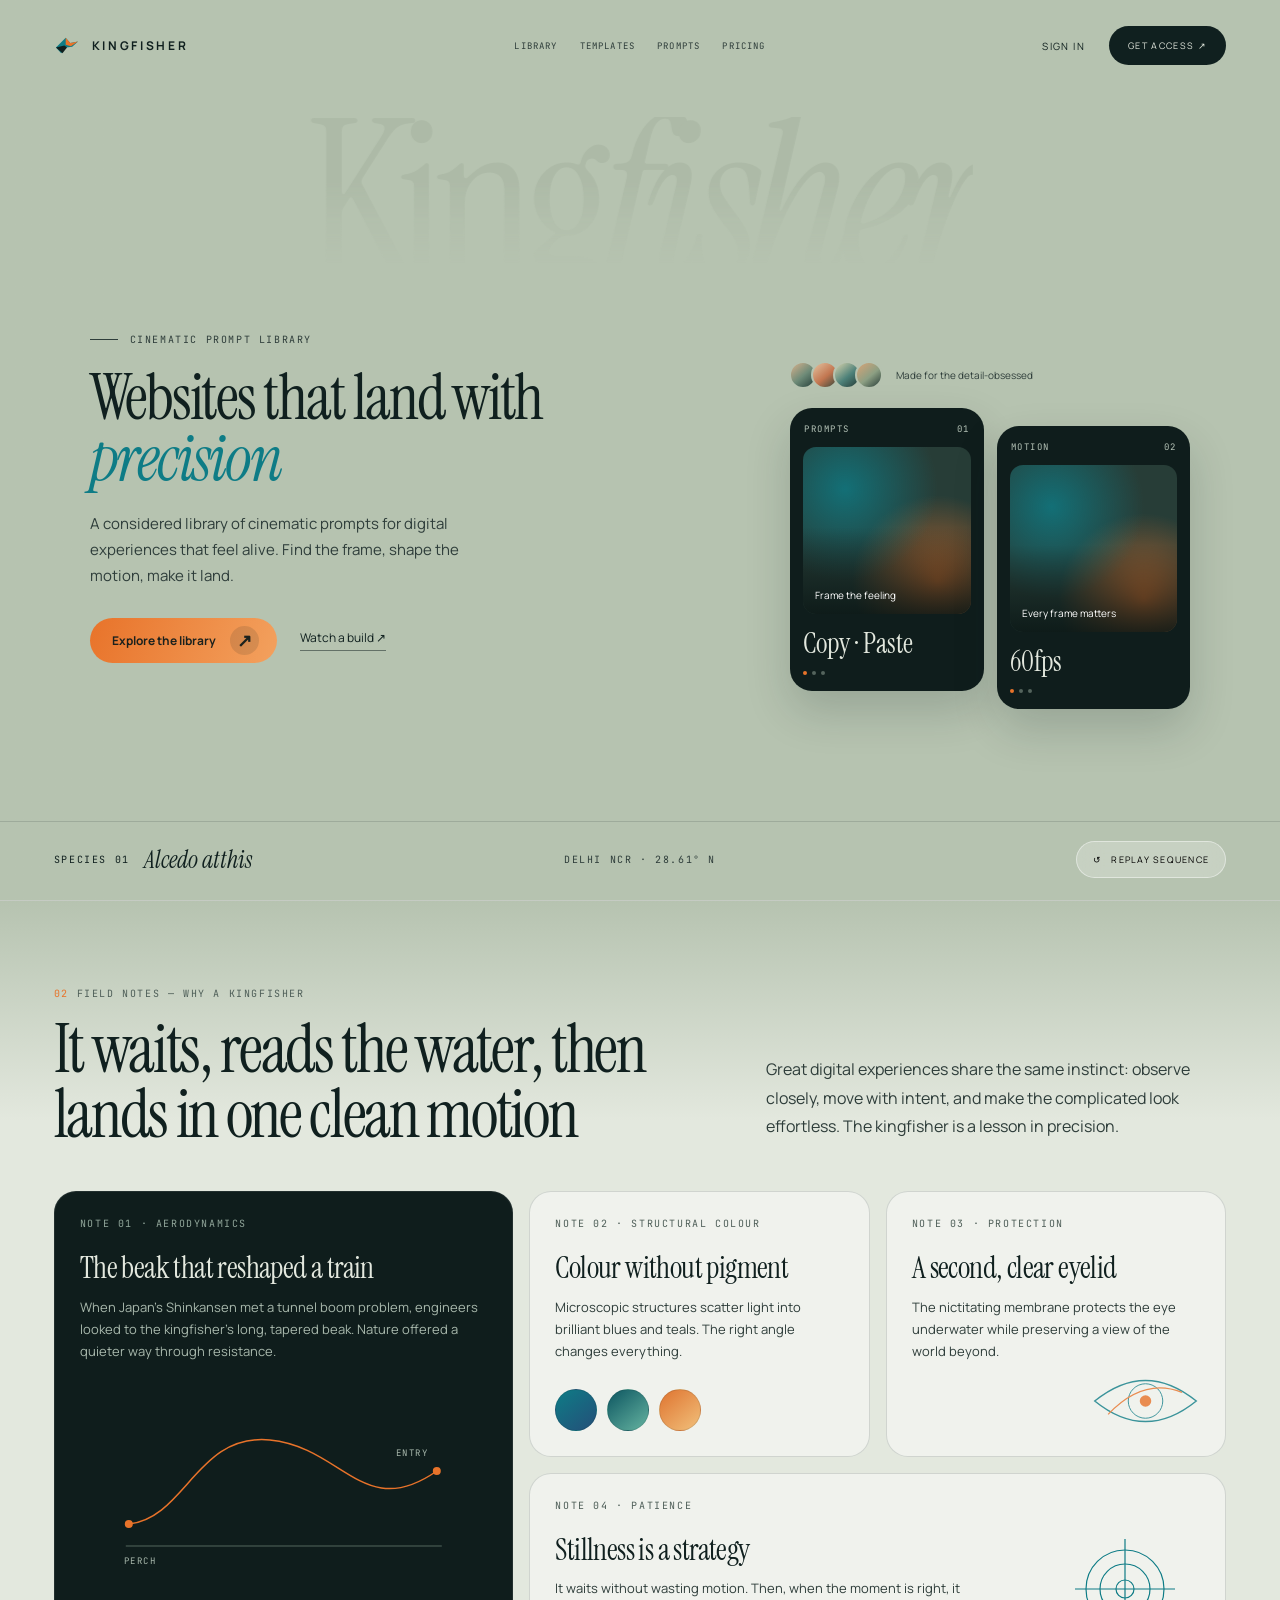
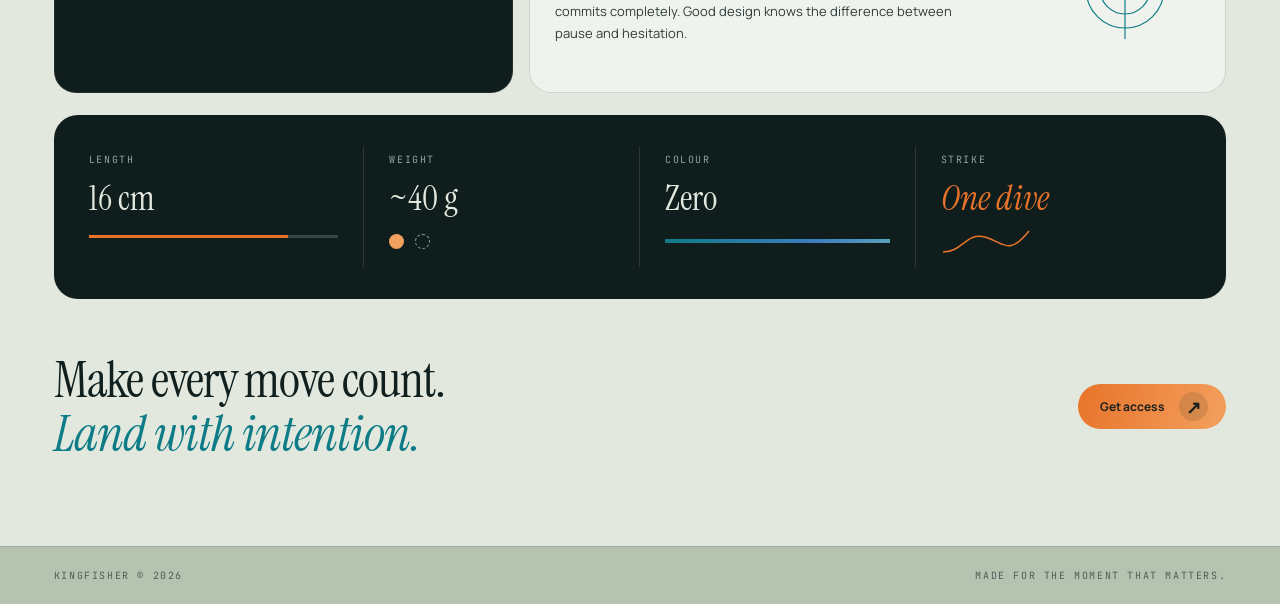
<file: project-1-static-website/index.html>
<!doctype html>
<html lang="en">
<head>
<meta charset="utf-8">
<meta name="viewport" content="width=device-width,initial-scale=1">
<meta name="theme-color" content="#B6C3B0">
<title>KINGFISHER — Cinematic Prompt Library</title>
<link rel="preconnect" href="https://fonts.googleapis.com">
<link rel="preconnect" href="https://fonts.gstatic.com" crossorigin>
<link href="https://fonts.googleapis.com/css2?family=Instrument+Serif:ital@0;1&family=JetBrains+Mono:wght@400;500&family=Manrope:wght@400;500;600;700&display=swap" rel="stylesheet">
<style>
:root{--bg:#B6C3B0;--paper:#E3E8DE;--ink:#10201F;--ink-2:#2E3D3A;--ink-3:#4E5E58;--line:rgba(16,32,31,.14);--ghost:#ADBAA7;--orange:#E8732A;--orange-2:#F3A15E;--teal:#0E7C86;--panel:#0F1D1C;--panel-2:#172A28;--ease:cubic-bezier(.2,.7,.1,1)}
*{box-sizing:border-box}html{scroll-behavior:smooth}body{margin:0;background:var(--bg);color:var(--ink);font-family:Manrope,Arial,sans-serif;overflow-x:hidden}a{color:inherit;text-decoration:none}button{font:inherit}.mono{font-family:"JetBrains Mono",monospace;text-transform:uppercase;letter-spacing:.16em;font-size:10px}.serif{font-family:"Instrument Serif",Georgia,serif;font-weight:400}.hero{height:100svh;min-height:700px;position:relative;overflow:hidden;background:var(--bg);isolation:isolate;--bg:#B6C3B0;--ghost:#ADBAA7}.hero-video{position:absolute;inset:0;width:100%;height:100%;object-fit:cover;z-index:-3}.hero::before{content:"";position:absolute;inset:0;z-index:-2;pointer-events:none;background:linear-gradient(90deg,var(--bg) 0%,color-mix(in srgb,var(--bg) 96%,transparent) 28%,transparent 70%),linear-gradient(0deg,var(--bg) 0%,transparent 55%)}.giant-word{position:absolute;z-index:-1;top:13vh;left:50%;transform:translateX(-50%);white-space:nowrap;font:400 clamp(90px,17vw,300px)/.78 "Instrument Serif",Georgia,serif;letter-spacing:-.055em;color:var(--ghost);mix-blend-mode:darken;mask-image:linear-gradient(180deg,#000 0%,#000 38%,rgba(0,0,0,.35) 62%,transparent 86%);-webkit-mask-image:linear-gradient(180deg,#000 0%,#000 38%,rgba(0,0,0,.35) 62%,transparent 86%);pointer-events:none}.giant-word em{font-weight:400}.nav{position:absolute;top:0;left:0;right:0;padding:26px 4.2vw;display:grid;grid-template-columns:1fr auto 1fr;align-items:center;gap:20px;z-index:5}.brand{display:flex;align-items:center;gap:12px;font-weight:700;letter-spacing:.22em;font-size:12px}.bird-mark{width:26px;height:23px;display:block}.nav-links{display:flex;gap:22px;align-items:center;color:var(--ink-2)}.nav-links a{font-size:9px;letter-spacing:.13em}.nav-actions{display:flex;align-items:center;justify-content:flex-end;gap:24px;font-size:10px;letter-spacing:.14em}.access{background:var(--ink);color:var(--paper);border-radius:999px;padding:13px 19px;font-size:9px;letter-spacing:.15em;transition:transform .25s var(--ease)}.access:hover,.cta:hover{transform:translateY(-2px)}.hero-inner{position:absolute;inset:0;display:grid;grid-template-columns:minmax(340px,470px) 1fr minmax(300px,400px);gap:4vw;align-items:center;padding:90px 7vw 70px}.copy{max-width:470px;margin-top:76px}.eyebrow{display:flex;align-items:center;gap:12px;margin-bottom:22px;color:var(--ink-2)}.eyebrow:before{content:"";width:28px;height:1px;background:var(--ink-2)}.copy h1{font:400 clamp(44px,5vw,76px)/.95 "Instrument Serif",Georgia,serif;letter-spacing:-.035em;margin:0 0 21px;max-width:490px}.copy h1 em{color:var(--teal);font-weight:400}.lede{font-size:15px;line-height:1.75;max-width:390px;color:var(--ink-2);margin:0 0 28px}.actions{display:flex;align-items:center;gap:23px;flex-wrap:wrap}.cta{display:inline-flex;align-items:center;gap:14px;background:linear-gradient(110deg,var(--orange),var(--orange-2));color:#1b211d;border-radius:999px;padding:8px 18px 8px 22px;font-size:12px;font-weight:700;transition:transform .25s var(--ease)}.arrow-circle{display:grid;place-items:center;width:29px;height:29px;border-radius:50%;background:rgba(16,32,31,.12);font-size:18px}.watch{font-size:12px;border-bottom:1px solid rgba(16,32,31,.5);padding-bottom:4px}.right-cluster{align-self:center;margin-top:150px;min-width:0}.trust{display:flex;align-items:center;gap:13px;margin-bottom:19px;color:var(--ink-2);font-size:10px}.avatars{display:flex;padding-left:5px}.avatar{width:28px;height:28px;border-radius:50%;border:2px solid var(--bg);margin-left:-6px;background:linear-gradient(140deg,#d7b18c,#6e8b78 52%,#243e39)}.avatar:nth-child(2){background:linear-gradient(140deg,#e4c3a0,#c27650 55%,#34483d)}.avatar:nth-child(3){background:linear-gradient(140deg,#d9d4ad,#4d8179 55%,#253a35)}.avatar:nth-child(4){background:linear-gradient(140deg,#d8a477,#8c9f83 55%,#273c37)}.cards{display:grid;grid-template-columns:1fr 1fr;gap:13px;align-items:start}.prompt-card{background:var(--panel);color:var(--paper);border-radius:22px;padding:13px;box-shadow:0 20px 45px rgba(16,32,31,.18);min-width:0}.prompt-card:nth-child(2){margin-top:18px}.card-head{display:flex;justify-content:space-between;align-items:center;color:#b5c3b7;font-size:9px;margin:2px 1px 12px}.thumb{aspect-ratio:1;position:relative;border-radius:13px;overflow:hidden;background:radial-gradient(circle at 25% 25%,rgba(14,124,134,.8),transparent 52%),radial-gradient(circle at 80% 80%,rgba(232,115,42,.72),transparent 45%),#273d37}.thumb canvas{position:absolute;inset:0;width:100%;height:100%;object-fit:cover;opacity:0;transition:opacity .8s ease}.thumb.ready canvas{opacity:1}.thumb:after{content:"";position:absolute;inset:0;background:linear-gradient(0deg,rgba(8,19,18,.8),transparent 52%)}.thumb-caption{position:absolute;bottom:12px;left:12px;z-index:1;font-size:10px;color:#fff}.stat{font:400 clamp(24px,2.2vw,34px)/1 "Instrument Serif",Georgia,serif;margin:16px 0 13px}.dots{display:flex;gap:5px;padding-bottom:3px}.dots i{display:block;width:4px;height:4px;border-radius:50%;background:#54645d}.dots i:first-child{background:var(--orange)}.bottom-strip{position:absolute;bottom:0;left:0;right:0;padding:19px 4.2vw 22px;border-top:1px solid var(--line);display:grid;grid-template-columns:1fr 1fr 1fr;align-items:center;z-index:4}.species{display:flex;align-items:center;gap:14px}.species strong{font:italic 24px "Instrument Serif",Georgia,serif;font-weight:400}.coordinates{text-align:center;color:var(--ink-2)}.replay{justify-self:end;display:flex;gap:9px;align-items:center;border:1px solid rgba(255,255,255,.45);background:rgba(255,255,255,.23);backdrop-filter:blur(12px);border-radius:999px;padding:11px 16px;font-size:9px;letter-spacing:.14em;cursor:pointer}.rv{opacity:0;transform:translateY(18px);filter:blur(6px);transition:opacity .9s var(--ease),transform .9s var(--ease),filter .9s var(--ease);transition-delay:calc(var(--d,0) * 90ms)}.is-revealed .rv{opacity:1;transform:translateY(0);filter:blur(0)}.is-revealed .giant-word{animation:wordIn 1.1s var(--ease) both}@keyframes wordIn{from{opacity:0}to{opacity:1}}.hero.no-motion .rv{transition:none!important;animation:none!important}.hero.no-motion .giant-word{animation:none}.notes{position:relative;padding:0 4.2vw 86px;background:linear-gradient(180deg,var(--bg) 0,var(--paper) 220px);border-top:1px solid var(--line)}.notes-head{padding:86px 0 44px;display:grid;grid-template-columns:1.15fr .85fr;gap:7vw;align-items:end}.kicker{color:var(--ink-3);margin-bottom:18px}.kicker .num{color:var(--orange)}.notes h2{font:400 clamp(40px,5.2vw,78px)/.97 "Instrument Serif",Georgia,serif;letter-spacing:-.035em;margin:0;max-width:780px}.notes-intro{font-size:16px;line-height:1.8;color:var(--ink-2);max-width:430px;margin:0 0 6px}.bento{display:grid;grid-template-columns:1.35fr 1fr 1fr;grid-template-rows:repeat(2,minmax(220px,auto));gap:16px}.note-card{border:1px solid var(--line);border-radius:22px;padding:25px;background:rgba(255,255,255,.45);position:relative;overflow:hidden;min-width:0;min-height:220px;opacity:0;transform:translateY(28px);transition:opacity .75s var(--ease),transform .75s var(--ease)}.note-card.in-view,.stats-band.in-view,.closing.in-view{opacity:1;transform:translateY(0)}.note-card:nth-child(1){grid-row:span 2;background:var(--panel);color:var(--paper);border-color:rgba(255,255,255,.08);min-height:456px}.note-card:nth-child(4){grid-column:span 2}.note-index{color:var(--ink-3);margin-bottom:22px}.note-card.dark .note-index{color:#91a69a}.note-card h3{font:400 30px/1.05 "Instrument Serif",Georgia,serif;margin:0 0 12px;letter-spacing:-.02em}.note-card p{font-size:13px;line-height:1.7;color:var(--ink-2);max-width:410px;margin:0}.note-card.dark p{color:#a8b8ac}.dive-svg{width:100%;height:190px;margin-top:36px;overflow:visible}.draw-path{fill:none;stroke:var(--orange);stroke-width:1.5;stroke-dasharray:420;stroke-dashoffset:420;transition:stroke-dashoffset 1.6s var(--ease)}.in-view .draw-path{stroke-dashoffset:0}.diagram-label{font:9px "JetBrains Mono",monospace;letter-spacing:.16em;fill:#a8b8ac}.swatches{display:flex;gap:10px;margin-top:27px}.swatch{width:42px;height:42px;border-radius:50%;border:1px solid rgba(16,32,31,.12)}.swatch:nth-child(1){background:linear-gradient(140deg,#0e7c86,#244f79)}.swatch:nth-child(2){background:linear-gradient(140deg,#0d5661,#65b3a0)}.swatch:nth-child(3){background:linear-gradient(140deg,#df7430,#f1c07b)}.eye-art{position:absolute;right:22px;bottom:15px;width:115px;height:80px;opacity:.8}.waiting-layout{display:flex;justify-content:space-between;gap:20px;align-items:center}.target-art{width:150px;max-width:35%;flex-shrink:0}.target-art circle,.target-art path{fill:none;stroke:var(--teal);stroke-width:1.2;stroke-dasharray:300;stroke-dashoffset:300;transition:stroke-dashoffset 1.4s var(--ease)}.in-view .target-art circle,.in-view .target-art path{stroke-dashoffset:0}.stats-band{margin-top:22px;background:var(--panel);color:var(--paper);border-radius:24px;padding:32px 35px;display:grid;grid-template-columns:repeat(4,1fr);opacity:0;transform:translateY(28px);transition:opacity .8s var(--ease),transform .8s var(--ease)}.metric{padding:6px 25px;border-right:1px solid rgba(227,232,222,.14);min-height:120px}.metric:first-child{padding-left:0}.metric:last-child{border:0}.metric .mono{color:#91a69a}.metric-value{font:400 35px/1.1 "Instrument Serif",Georgia,serif;margin-top:13px}.metric-value em{color:var(--orange);font-weight:400}.ruler{height:3px;background:#344944;margin-top:18px;overflow:hidden}.ruler span{display:block;width:0;height:100%;background:var(--orange);transition:width 1.5s var(--ease)}.stats-band.in-view .ruler span{width:80%}.weight-art{display:flex;gap:11px;align-items:center;margin-top:17px}.weight-art span{width:15px;height:15px;border-radius:50%;background:var(--orange-2)}.weight-art span+span{background:transparent;border:1px dashed #91a69a}.colour-bar{height:4px;margin-top:22px;background:linear-gradient(90deg,#0e7c86,#3d7dc2,#73c7b2,#0e7c86);background-size:200% 100%;animation:shimmer 3s linear infinite}@keyframes shimmer{to{background-position:200% 0}}.strike-svg{width:90px;height:28px;display:block;margin-top:12px}.strike-svg path{fill:none;stroke:var(--orange);stroke-width:1.5;stroke-dasharray:150;stroke-dashoffset:150;transition:stroke-dashoffset 1.3s var(--ease)}.stats-band.in-view .strike-svg path{stroke-dashoffset:0}.closing{display:flex;justify-content:space-between;align-items:center;gap:24px;padding-top:54px;opacity:0;transform:translateY(28px);transition:opacity .8s var(--ease),transform .8s var(--ease)}.closing p{font:400 clamp(30px,4vw,52px)/1.05 "Instrument Serif",Georgia,serif;margin:0;max-width:720px;letter-spacing:-.02em}.closing p em{color:var(--teal)}.footer{padding:22px 4.2vw;border-top:1px solid var(--line);display:flex;justify-content:space-between;gap:20px;color:var(--ink-3)}
@media(max-width:1100px){.nav{padding-inline:24px}.nav-links{gap:12px}.hero-inner{padding-inline:5vw;grid-template-columns:minmax(300px,430px) 1fr minmax(280px,340px);gap:2vw}.right-cluster{margin-top:145px}.prompt-card{padding:10px;border-radius:18px}.hero::before{background:linear-gradient(90deg,var(--bg) 0%,rgba(182,195,176,.88) 30%,transparent 72%),linear-gradient(0deg,var(--bg) 0%,transparent 55%)}}
@media(max-width:900px){.hero{height:auto;min-height:100svh;display:flex;flex-direction:column;overflow:hidden;padding:0 16px 0}.hero-video{height:100%;object-position:center top}.hero::before{background:linear-gradient(0deg,var(--bg) 0%,var(--bg) 35%,rgba(182,195,176,.7) 55%,transparent 80%)}.giant-word{top:16vh;font-size:22vw}.nav{position:relative;padding:22px 0;display:flex;justify-content:space-between}.nav-links,.nav-actions .sign-in{display:none}.nav-actions{gap:0}.hero-inner{position:relative;inset:auto;display:flex;flex-direction:column;align-items:stretch;gap:28px;padding:46svh 0 20px}.copy{margin:0;max-width:560px}.copy h1{font-size:clamp(46px,10vw,72px);max-width:530px}.lede{max-width:470px}.right-cluster{margin:0;max-width:520px;width:100%;align-self:flex-start}.cards{max-width:420px}.prompt-card:nth-child(2){margin-top:0}.bottom-strip{position:relative;left:auto;right:auto;bottom:auto;margin-top:28px;padding:18px 0 22px;grid-template-columns:1fr auto;gap:15px}.coordinates{grid-column:1/-1;grid-row:2;text-align:left}.replay{grid-column:2;grid-row:1}.species strong{font-size:22px}.notes{padding:0 16px 60px}.notes-head{padding-top:65px;grid-template-columns:1fr;gap:20px}.notes-intro{max-width:600px}.bento{grid-template-columns:1fr;grid-template-rows:auto}.note-card,.note-card:nth-child(1){grid-row:auto;min-height:235px}.note-card:nth-child(4){grid-column:auto}.note-card:nth-child(1){min-height:380px}.dive-svg{height:160px;margin-top:20px}.stats-band{grid-template-columns:1fr 1fr;padding:25px 22px}.metric{padding:16px;border-right:1px solid rgba(227,232,222,.14);border-bottom:1px solid rgba(227,232,222,.14)}.metric:first-child{padding-left:16px}.metric:nth-child(2){border-right:0}.metric:nth-child(3){border-bottom:0}.metric:last-child{border-bottom:0}.closing{align-items:flex-start;flex-direction:column}.footer{padding-inline:16px}}
@media(max-width:460px){.brand{font-size:10px}.access{padding:11px 14px}.hero-inner{padding-top:44svh}.copy h1{font-size:46px}.lede{font-size:14px}.trust{font-size:9px}.cards{gap:10px}.prompt-card{padding:9px}.card-head{font-size:8px}.stat{font-size:26px}.bottom-strip{grid-template-columns:1fr auto}.species{gap:8px}.species strong{font-size:20px}.replay{padding:10px 12px;font-size:8px}.stats-band{padding:17px 12px}.metric{padding:14px 10px}.metric:first-child{padding-left:10px}.metric-value{font-size:30px}.metric .mono{font-size:8px}.waiting-layout{align-items:flex-start}.target-art{width:90px}}
@media(prefers-reduced-motion:reduce){html{scroll-behavior:auto}*,*::before,*::after{animation-duration:.001ms!important;animation-iteration-count:1!important;transition-duration:.001ms!important;transition-delay:0ms!important}.rv{opacity:1;transform:none;filter:none}.note-card,.stats-band,.closing{opacity:1;transform:none}}
</style>
</head>
<body>
<main>
<section class="hero" id="hero" aria-label="KINGFISHER cinematic prompt library">
  <video class="hero-video" id="heroVideo" src="https://thinkingods.com/demos/kingfisher-hero/hero.mp4" muted playsinline preload="auto" aria-label="A kingfisher flying in and landing on a twig"></video>
  <div class="giant-word" aria-hidden="true">King<em>fisher</em></div>
  <nav class="nav">
    <a class="brand rv" style="--d:0" href="#top" aria-label="Kingfisher home">
      <svg class="bird-mark" viewBox="0 0 40 34" aria-hidden="true"><path d="M3 20 18 5l7 8 12-2-9 8-9 1-8 9z" fill="#0E7C86"/><path d="m18 5 7 8 12-2-11 7-8-2z" fill="#E8732A"/><path d="m3 20 13-3 4 3-7 9z" fill="#10201F"/></svg>
      <span>KINGFISHER</span>
    </a>
    <div class="nav-links mono rv" style="--d:1"><a href="#notes">LIBRARY</a><a href="#notes">TEMPLATES</a><a href="#notes">PROMPTS</a><a href="#access">PRICING</a></div>
    <div class="nav-actions rv" style="--d:2"><a class="sign-in" href="#access">SIGN IN</a><a class="access" href="#access">GET ACCESS ↗</a></div>
  </nav>
  <div class="hero-inner">
    <div class="copy">
      <div class="eyebrow mono rv" style="--d:3">Cinematic prompt library</div>
      <h1 class="rv" style="--d:4">Websites that land with <em>precision</em></h1>
      <p class="lede rv" style="--d:5">A considered library of cinematic prompts for digital experiences that feel alive. Find the frame, shape the motion, make it land.</p>
      <div class="actions rv" style="--d:6"><a class="cta" href="#notes">Explore the library <span class="arrow-circle">↗</span></a><a class="watch" href="#notes">Watch a build ↗</a></div>
    </div>
    <div aria-hidden="true"></div>
    <div class="right-cluster">
      <div class="trust rv" style="--d:7"><div class="avatars"><span class="avatar"></span><span class="avatar"></span><span class="avatar"></span><span class="avatar"></span></div><span>Made for the detail-obsessed</span></div>
      <div class="cards">
        <article class="prompt-card rv" style="--d:8">
          <div class="card-head mono"><span>PROMPTS</span><span>01</span></div>
          <div class="thumb"><canvas data-crop="0.555,0.335,0.22" aria-label="Cropped still of the kingfisher's head"></canvas><span class="thumb-caption">Frame the feeling</span></div>
          <div class="stat">Copy · Paste</div><div class="dots"><i></i><i></i><i></i></div>
        </article>
        <article class="prompt-card rv" style="--d:9">
          <div class="card-head mono"><span>MOTION</span><span>02</span></div>
          <div class="thumb"><canvas data-crop="0.43,0.60,0.24" aria-label="Cropped still of the kingfisher's wing"></canvas><span class="thumb-caption">Every frame matters</span></div>
          <div class="stat">60fps</div><div class="dots"><i></i><i></i><i></i></div>
        </article>
      </div>
    </div>
  </div>
  <div class="bottom-strip">
    <div class="species rv" style="--d:10"><span class="mono">Species 01</span><strong>Alcedo atthis</strong></div>
    <div class="coordinates mono rv" style="--d:10">Delhi NCR · 28.61° N</div>
    <button class="replay rv" style="--d:10" id="replay" type="button"><span>↺</span> REPLAY SEQUENCE</button>
  </div>
</section>
<section class="notes" id="notes">
  <header class="notes-head">
    <div><div class="kicker mono"><span class="num">02</span> Field notes — why a kingfisher</div><h2>It waits, reads the water, then lands in one clean motion</h2></div>
    <p class="notes-intro">Great digital experiences share the same instinct: observe closely, move with intent, and make the complicated look effortless. The kingfisher is a lesson in precision.</p>
  </header>
  <div class="bento">
    <article class="note-card dark">
      <div class="note-index mono">NOTE 01 · AERODYNAMICS</div><h3>The beak that reshaped a train</h3><p>When Japan’s Shinkansen met a tunnel boom problem, engineers looked to the kingfisher’s long, tapered beak. Nature offered a quieter way through resistance.</p>
      <svg class="dive-svg" viewBox="0 0 360 190" role="img" aria-label="A dive arc from perch to entry"><path d="M22 148 H338" stroke="#52665d" stroke-width="1" fill="none"/><path class="draw-path" d="M25 126 C82 120 93 35 166 42 S260 124 333 73"/><circle cx="25" cy="126" r="4" fill="#E8732A"/><circle cx="333" cy="73" r="4" fill="#E8732A"/><text class="diagram-label" x="20" y="166">PERCH</text><text class="diagram-label" x="292" y="58">ENTRY</text></svg>
    </article>
    <article class="note-card">
      <div class="note-index mono">NOTE 02 · STRUCTURAL COLOUR</div><h3>Colour without pigment</h3><p>Microscopic structures scatter light into brilliant blues and teals. The right angle changes everything.</p><div class="swatches"><span class="swatch"></span><span class="swatch"></span><span class="swatch"></span></div>
    </article>
    <article class="note-card">
      <div class="note-index mono">NOTE 03 · PROTECTION</div><h3>A second, clear eyelid</h3><p>The nictitating membrane protects the eye underwater while preserving a view of the world beyond.</p>
      <svg class="eye-art" viewBox="0 0 120 80" aria-hidden="true"><path d="M7 40 Q60 -3 113 40 Q60 83 7 40Z" fill="none" stroke="#0E7C86" stroke-width="1.5"/><circle cx="60" cy="40" r="18" fill="none" stroke="#0E7C86"/><circle cx="60" cy="40" r="6" fill="#E8732A"/><path d="M21 54 Q58 15 98 31" fill="none" stroke="#E8732A" stroke-width="1.2"/></svg>
    </article>
    <article class="note-card">
      <div class="note-index mono">NOTE 04 · PATIENCE</div><div class="waiting-layout"><div><h3>Stillness is a strategy</h3><p>It waits without wasting motion. Then, when the moment is right, it commits completely. Good design knows the difference between pause and hesitation.</p></div><svg class="target-art" viewBox="0 0 150 100" aria-hidden="true"><circle cx="75" cy="50" r="39"/><circle cx="75" cy="50" r="25"/><circle cx="75" cy="50" r="9"/><path d="M75 0V100M25 50H125"/></svg></div>
    </article>
  </div>
  <div class="stats-band">
    <div class="metric"><div class="mono">Length</div><div class="metric-value">16 cm</div><div class="ruler"><span></span></div></div>
    <div class="metric"><div class="mono">Weight</div><div class="metric-value">~40 g</div><div class="weight-art"><span></span><span></span></div></div>
    <div class="metric"><div class="mono">Colour</div><div class="metric-value">Zero</div><div class="colour-bar"></div></div>
    <div class="metric"><div class="mono">Strike</div><div class="metric-value"><em>One dive</em></div><svg class="strike-svg" viewBox="0 0 90 28" aria-hidden="true"><path d="M2 23 C22 23 25 3 44 8 S67 28 88 2"/></svg></div>
  </div>
  <div class="closing"><p>Make every move count.<br><em>Land with intention.</em></p><a class="cta" id="access" href="mailto:hello@kingfisher.example">Get access <span class="arrow-circle">↗</span></a></div>
</section>
<footer class="footer mono"><span>KINGFISHER © 2026</span><span>Made for the moment that matters.</span></footer>
</main>
<script>
(() => {
  const REVEAL_AT = 4.3; // Change this to the second your bird lands.
  const hero = document.getElementById('hero');
  const video = document.getElementById('heroVideo');
  const replay = document.getElementById('replay');
  const reduceMotion = window.matchMedia('(prefers-reduced-motion: reduce)').matches;
  let revealed = false, timeoutId, started = false;

  function matchBackdrop() {
    try {
      const c = document.createElement('canvas');
      c.width = c.height = 1;
      const ctx = c.getContext('2d', {willReadFrequently:true});
      ctx.drawImage(video, video.videoWidth * .94, video.videoHeight * .12, 1, 1, 0, 0, 1, 1);
      const p = ctx.getImageData(0,0,1,1).data;
      const bg = `rgb(${p[0]} ${p[1]} ${p[2]})`;
      const ghost = `rgb(${Math.round(p[0]*.955)} ${Math.round(p[1]*.955)} ${Math.round(p[2]*.955)})`;
      hero.style.setProperty('--bg', bg);
      hero.style.setProperty('--ghost', ghost);
    } catch (e) {
      // Canvas readback may be blocked for file:// or cross-origin video; keep CSS tokens.
    }
  }
  function paintCrops() {
    if (!video.videoWidth || !video.videoHeight) return;
    document.querySelectorAll('.thumb canvas').forEach(canvas => {
      const [x,y,size] = canvas.dataset.crop.split(',').map(Number);
      const ctx = canvas.getContext('2d');
      const w = video.videoWidth * size, h = video.videoHeight * size;
      const sx = Math.max(0, Math.min(video.videoWidth-w, video.videoWidth*x));
      const sy = Math.max(0, Math.min(video.videoHeight-h, video.videoHeight*y));
      const dpr = window.devicePixelRatio || 1;
      const box = canvas.parentElement.clientWidth;
      canvas.width = Math.round(box*dpr); canvas.height = Math.round(box*dpr);
      ctx.drawImage(video,sx,sy,w,h,0,0,canvas.width,canvas.height);
      canvas.parentElement.classList.add('ready');
    });
  }
  function reveal() {
    if (revealed) return;
    revealed = true;
    clearTimeout(timeoutId);
    hero.classList.add('is-revealed');
    if (video.readyState >= 2) paintCrops();
  }
  function start() {
    if (started) return;
    started = true;
    if (video.readyState >= 2) matchBackdrop();
    timeoutId = setTimeout(reveal, 9000);
    if (reduceMotion) {
      hero.classList.add('no-motion');
      const jump = () => {
        try { if (Number.isFinite(video.duration)) video.currentTime = Math.max(0, video.duration - .05); } catch(e) {}
        reveal();
      };
      if (video.readyState >= 1) jump(); else video.addEventListener('loadedmetadata', jump, {once:true});
      return;
    }
    const p = video.play();
    if (p && typeof p.catch === 'function') p.catch(reveal);
  }
  video.addEventListener('loadeddata', () => { matchBackdrop(); paintCrops(); });
  video.addEventListener('timeupdate', () => { if (video.currentTime >= REVEAL_AT) reveal(); });
  video.addEventListener('ended', reveal);
  video.addEventListener('error', reveal);
  video.addEventListener('loadedmetadata', () => { if (!started) start(); }, {once:true});
  if (video.readyState >= 2) start();
  else {
    video.load();
    // Start playback immediately; loadedmetadata / loadeddata will refine it when ready.
    start();
  }
  const observer = new IntersectionObserver(entries => {
    entries.forEach(entry => {
      if (entry.isIntersecting) {
        entry.target.classList.add('in-view');
        observer.unobserve(entry.target);
      }
    });
  }, {threshold:.18});
  document.querySelectorAll('.note-card,.stats-band,.closing').forEach((el,i) => {
    el.style.transitionDelay = `${(i % 4) * 100}ms`;
    observer.observe(el);
  });
  replay.addEventListener('click', () => {
    revealed = false;
    hero.classList.remove('is-revealed');
    document.querySelectorAll('.thumb').forEach(el => el.classList.remove('ready'));
    document.querySelectorAll('.thumb canvas').forEach(canvas => {
      const ctx = canvas.getContext('2d'); ctx.clearRect(0,0,canvas.width,canvas.height);
    });
    clearTimeout(timeoutId);
    try { video.currentTime = 0; } catch(e) {}
    const p = video.play();
    if (p && typeof p.catch === 'function') p.catch(reveal);
    timeoutId = setTimeout(reveal,9000);
  });
  window.addEventListener('resize', () => { if (revealed) paintCrops(); });
})();
</script>
</body>
</html>
</file>
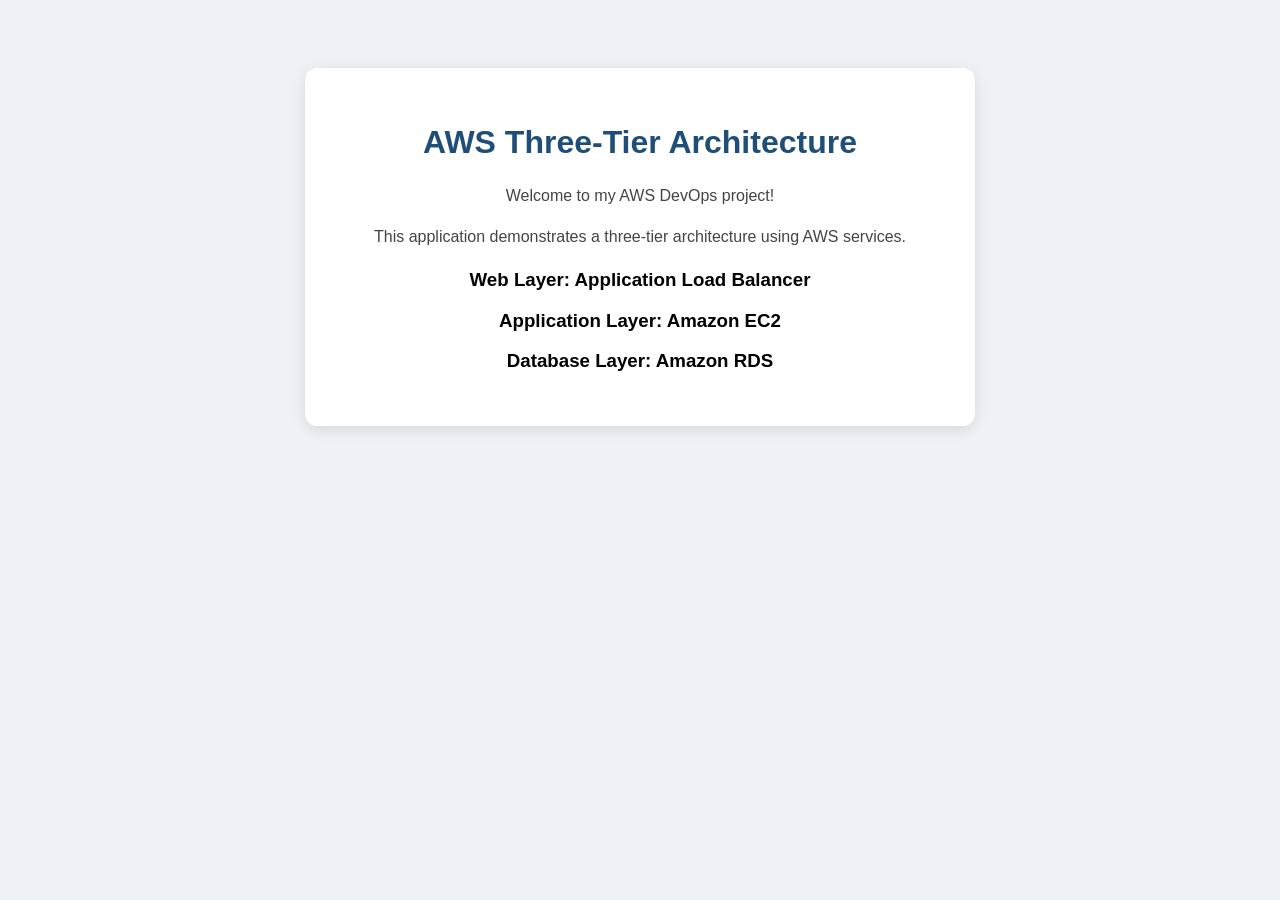
<file: project-4-aws-three-tier/application/index.html>
<!DOCTYPE html>
<html lang="en">
<head>
    <meta charset="UTF-8">
    <meta name="viewport" content="width=device-width, initial-scale=1.0">
    <title>AWS Three Tier Project</title>

    <style>
        body {
            font-family: Arial, sans-serif;
            background: #eef2f7;
            text-align: center;
            padding: 60px 20px;
        }

        .container {
            background: white;
            padding: 35px;
            max-width: 600px;
            margin: auto;
            border-radius: 12px;
            box-shadow: 0 4px 15px rgba(0,0,0,0.1);
        }

        h1 {
            color: #1f4e79;
        }

        p {
            color: #444;
            line-height: 1.6;
        }
    </style>
</head>

<body>
    <div class="container">
        <h1>AWS Three-Tier Architecture</h1>

        <p>Welcome to my AWS DevOps project!</p>

        <p>
            This application demonstrates a three-tier
            architecture using AWS services.
        </p>

        <h3>Web Layer: Application Load Balancer</h3>
        <h3>Application Layer: Amazon EC2</h3>
        <h3>Database Layer: Amazon RDS</h3>
    </div>
</body>
</html>
</file>
